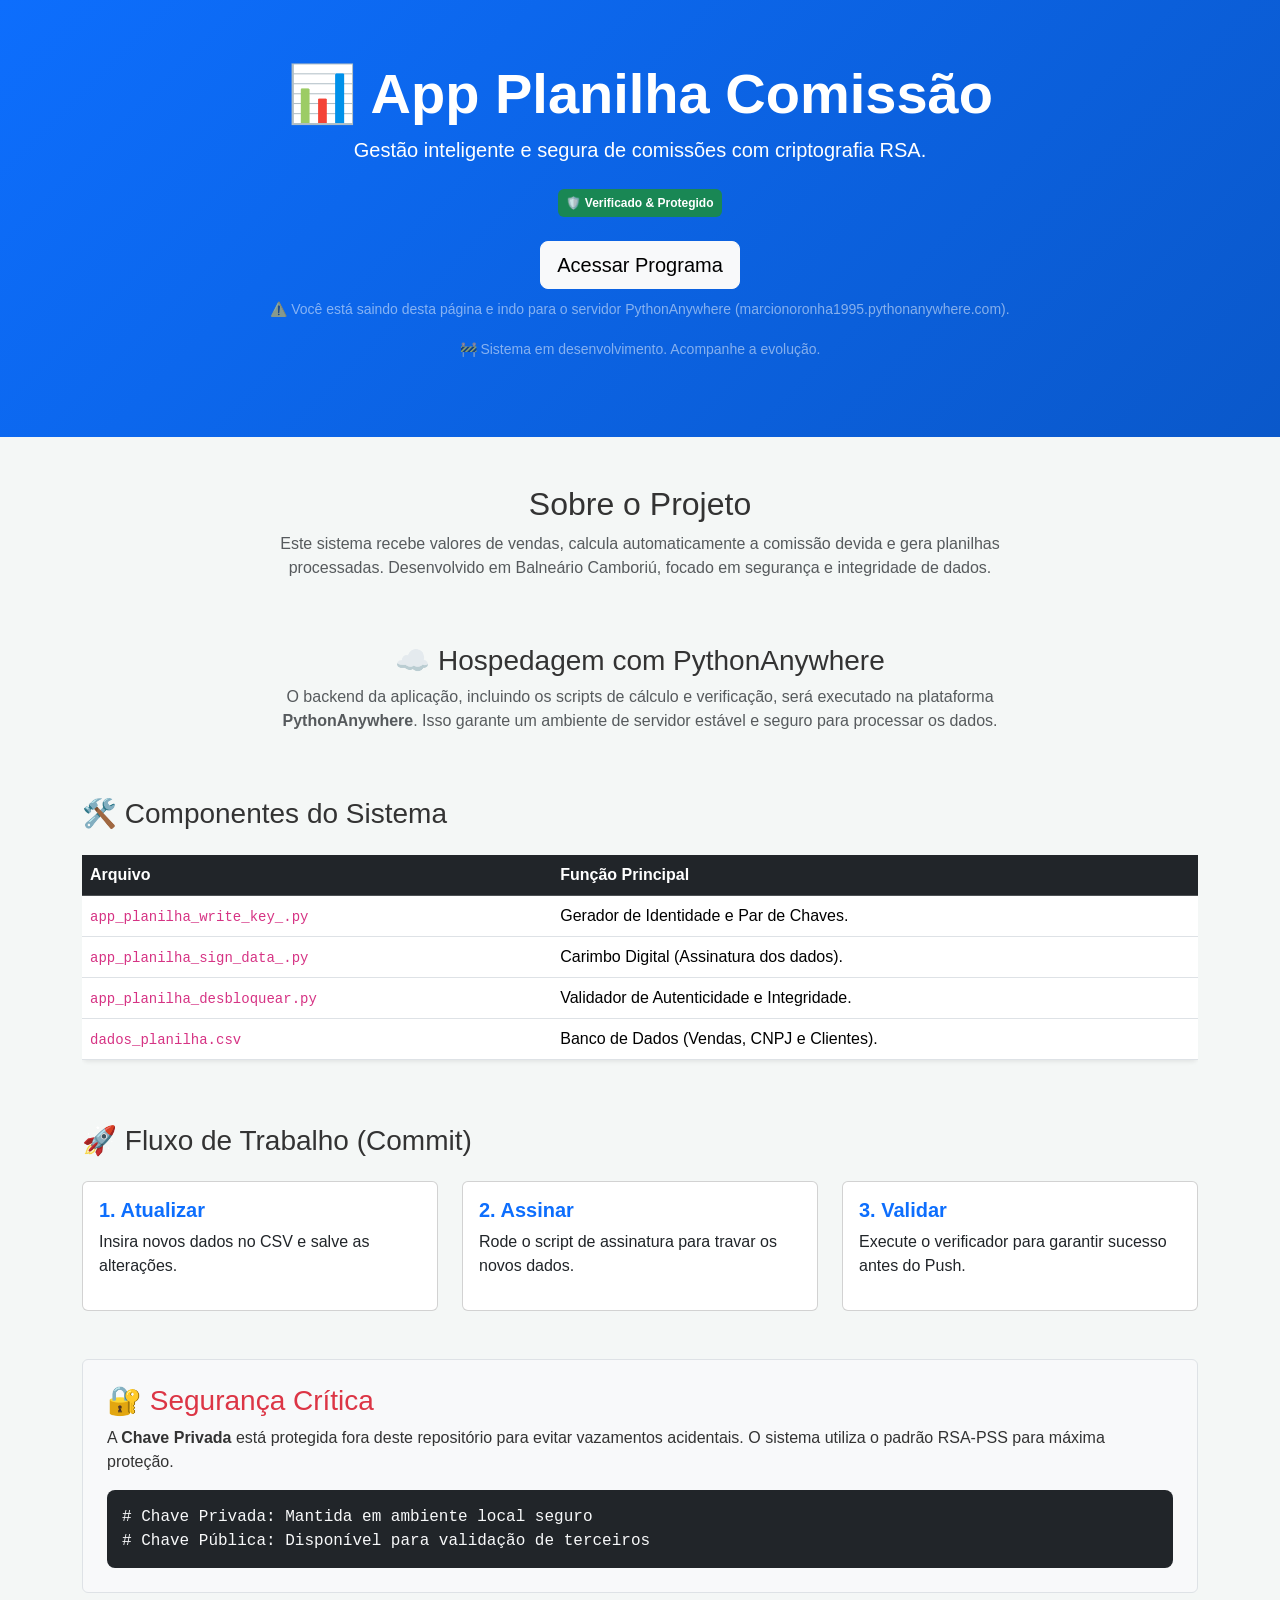
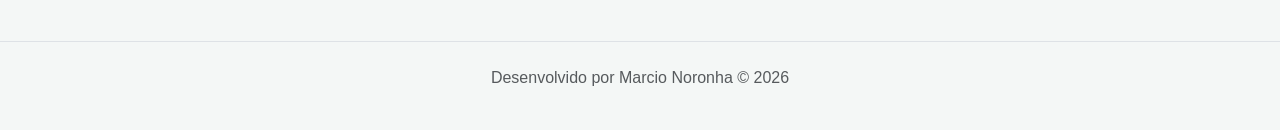
<file: index.html>
<!DOCTYPE html>
<html lang="pt-br">
<head>
    <meta charset="UTF-8">
    <meta name="viewport" content="width=device-width, initial-scale=1.0">
    <title>App Planilha Comissão - Gestão Segura</title>
    <link href="https://cdn.jsdelivr.net/npm/bootstrap@5.3.0/dist/css/bootstrap.min.css" rel="stylesheet">
    <link rel="stylesheet" href="static/css/style.css">
</head>
<body>

    <header class="hero-landing text-center">
        <div class="container">
            <h1 class="display-4 fw-bold">📊 App Planilha Comissão</h1>
            <p class="lead">Gestão inteligente e segura de comissões com criptografia RSA.</p>
            <span class="badge badge-security p-2 mt-2">🛡️ Verificado & Protegido</span>
            <div class="mt-4">
                <a href="https://marcionoronha1995.pythonanywhere.com/appcomissao/" class="btn btn-light btn-lg" target="_blank" rel="noopener">Acessar Programa</a>
                <p class="mt-2 text-white-50"><small>⚠️ Você está saindo desta página e indo para o servidor PythonAnywhere (marcionoronha1995.pythonanywhere.com).</small></p>
                <p class="mt-2 text-white-50"><small>🚧 Sistema em desenvolvimento. Acompanhe a evolução.</small></p>
            </div>
        </div>
    </header>

    <main class="container my-5">
        
        <section class="row mb-5">
            <div class="col-md-8 offset-md-2 text-center">
                <h2>Sobre o Projeto</h2>
                <p class="text-muted">
                    Este sistema recebe valores de vendas, calcula automaticamente a comissão devida e gera planilhas processadas.
                    Desenvolvido em Balneário Camboriú, focado em segurança e integridade de dados.
                </p>
            </div>
        </section>

        <section class="row mb-5">
            <div class="col-md-8 offset-md-2 text-center">
                <h3>☁️ Hospedagem com PythonAnywhere</h3>
                <p class="text-muted">O backend da aplicação, incluindo os scripts de cálculo e verificação, será executado na plataforma <strong>PythonAnywhere</strong>. Isso garante um ambiente de servidor estável e seguro para processar os dados.</p>
            </div>
        </section>

        <section class="mb-5">
            <h3 class="mb-4">🛠️ Componentes do Sistema</h3>
            <div class="table-responsive">
                <table class="table table-hover bg-white rounded shadow-sm">
                    <thead class="table-dark">
                        <tr>
                            <th>Arquivo</th>
                            <th>Função Principal</th>
                        </tr>
                    </thead>
                    <tbody>
                        <tr><td><code>app_planilha_write_key_.py</code></td><td>Gerador de Identidade e Par de Chaves.</td></tr>
                        <tr><td><code>app_planilha_sign_data_.py</code></td><td>Carimbo Digital (Assinatura dos dados).</td></tr>
                        <tr><td><code>app_planilha_desbloquear.py</code></td><td>Validador de Autenticidade e Integridade.</td></tr>
                        <tr><td><code>dados_planilha.csv</code></td><td>Banco de Dados (Vendas, CNPJ e Clientes).</td></tr>
                    </tbody>
                </table>
            </div>
        </section>

        <section class="mb-5">
            <h3 class="mb-4">🚀 Fluxo de Trabalho (Commit)</h3>
            <div class="row g-4">
                <div class="col-md-4">
                    <div class="card h-100 p-3">
                        <h5 class="fw-bold text-primary">1. Atualizar</h5>
                        <p>Insira novos dados no CSV e salve as alterações.</p>
                    </div>
                </div>
                <div class="col-md-4">
                    <div class="card h-100 p-3">
                        <h5 class="fw-bold text-primary">2. Assinar</h5>
                        <p>Rode o script de assinatura para travar os novos dados.</p>
                    </div>
                </div>
                <div class="col-md-4">
                    <div class="card h-100 p-3">
                        <h5 class="fw-bold text-primary">3. Validar</h5>
                        <p>Execute o verificador para garantir sucesso antes do Push.</p>
                    </div>
                </div>
            </div>
        </section>

        <section class="bg-light p-4 rounded border">
            <h3 class="text-danger">🔐 Segurança Crítica</h3>
            <p>A <strong>Chave Privada</strong> está protegida fora deste repositório para evitar vazamentos acidentais. O sistema utiliza o padrão RSA-PSS para máxima proteção.</p>
            <div class="code-block mt-3">
                # Chave Privada: Mantida em ambiente local seguro<br>
                # Chave Pública: Disponível para validação de terceiros
            </div>
        </section>

    </main>

    <footer class="text-center py-4 text-muted border-top">
        <p>Desenvolvido por Marcio Noronha &copy; 2026</p>
    </footer>

</body>
</html>
</file>
<file: static/css/style.css>
/* 1. Variáveis Globais (Facilita mudar as cores depois) */
:root {
    --azul-bc: #0a58ca;      /* Um azul oceano inspirado em Balneário Camboriú */
    --verde-sucesso: #198754;
    --cinza-fundo: #f4f7f6;
    --sombra-suave: 0 4px 15px rgba(0, 0, 0, 0.1);
}

/* 2. Ajustes de Layout Geral */
body {
    background-color: var(--cinza-fundo);
    font-family: 'Segoe UI', Tahoma, Geneva, Verdana, sans-serif;
    color: #333;
}

/* 3. Estilização do Hero (Cabeçalho) */
.hero-section {
    padding: 80px 0;
    background: linear-gradient(145deg, var(--azul-bc), #003366);
    color: white;
    border-bottom: 5px solid #ffc107; /* Detalhe em dourado/amarelo */
}

/* 4. Estilo dos Cards de Calculadora */
.calc-card {
    background: white;
    border-radius: 12px;
    padding: 30px;
    box-shadow: var(--sombra-suave);
    border: 1px solid #e0e0e0;
    margin-top: -50px; /* Faz o card "subir" sobre o hero */
}

/* 5. Customização de Botões (além do Bootstrap) */
.btn-processar {
    background-color: var(--verde-sucesso);
    color: white;
    font-weight: bold;
    text-transform: uppercase;
    letter-spacing: 1px;
    transition: all 0.3s ease;
    border: none;
}

.btn-processar:hover {
    background-color: #146c43;
    transform: scale(1.02); /* Aumenta levemente ao passar o mouse */
    box-shadow: 0 6px 20px rgba(25, 135, 84, 0.3);
}

/* 6. Tabela de Resultados */
.table-custom {
    border-collapse: separate;
    border-spacing: 0 10px; /* Dá um espaço entre as linhas da tabela */
}

.table-custom thead th {
    background-color: var(--azul-bc);
    color: white;
    border: none;
    padding: 15px;
}

.table-custom tbody tr {
    background: white;
    box-shadow: 0 2px 5px rgba(0,0,0,0.05);
}

/* 7. Alerta de Construção (Animação) */
@keyframes pulsar {
    0% { opacity: 1; }
    50% { opacity: 0.7; }
    100% { opacity: 1; }
}

.alert-construcao {
    animation: pulsar 2s infinite;
    border-left: 5px solid #ffc107;
}

/* Estilo Personalizado do Rodapé */
.footer-custom {
    background-color: #ffffff;
    border-top: 1px solid #dee2e6;
    color: #495057;
}

.footer-custom h5 {
    color: var(--azul-bc); /* Usando a variável que criamos antes */
}

/* O "pingo" de localização (verde para indicar 'ativo/online') */
.location-dot {
    height: 10px;
    width: 10px;
    background-color: #28a745;
    border-radius: 50%;
    display: inline-block;
    box-shadow: 0 0 8px rgba(40, 167, 69, 0.5);
    animation: pulse-green 2s infinite;
}

@keyframes pulse-green {
    0% { transform: scale(0.95); box-shadow: 0 0 0 0 rgba(40, 167, 69, 0.7); }
    70% { transform: scale(1); box-shadow: 0 0 0 10px rgba(40, 167, 69, 0); }
    100% { transform: scale(0.95); box-shadow: 0 0 0 0 rgba(40, 167, 69, 0); }
}

/* 8. Layout Sidebar Profissional */
.wrapper {
    display: flex;
    width: 100%;
    align-items: stretch;
}

#sidebar {
    min-width: 250px;
    max-width: 250px;
    background: var(--azul-bc);
    color: #fff;
    transition: all 0.3s;
    min-height: 100vh;
}

#sidebar.active {
    min-width: 80px;
    max-width: 80px;
}

#sidebar .sidebar-header {
    padding: 20px;
    background: rgba(0, 0, 0, 0.1);
}

#sidebar ul.components {
    padding: 20px 0;
    border-top: 1px solid rgba(255, 255, 255, 0.1);
}

#sidebar ul li a {
    padding: 15px 10px;
    font-size: 1.1em;
    display: flex;
    align-items: center;
    color: rgba(255, 255, 255, 0.9);
    text-decoration: none;
    transition: 0.3s;
    white-space: nowrap;
    overflow: hidden;
}

#sidebar ul li a:hover {
    background: rgba(255, 255, 255, 0.2);
    color: #fff;
}

#sidebar ul li a i {
    min-width: 60px;
    text-align: center;
    font-size: 1.2em;
}

#sidebar.active ul li a span,
#sidebar.active .sidebar-header h3 {
    display: none;
}

/* --- Styles extracted from HTML templates --- */

.texto-versao {
    font-size: 0.75rem;
    color: #6c757d;
}

.card-upload,
.card-contato,
.alert-contato {
    max-width: 600px;
}

.flag-ball {
    width: 80px;
    height: 80px;
    object-fit: cover;
    border: 3px solid #fff;
    transition: all 0.3s ease;
}

.flag-ball:hover {
    transform: scale(1.1);
    box-shadow: 0 8px 15px rgba(0,0,0,0.2) !important;
    border-color: #0d6efd;
}

.lang-link {
    display: inline-block;
    text-decoration: none;
}

.taxa-card {
    cursor: pointer;
    transition: all 0.2s;
    border: 2px solid transparent;
    width: 100px;
}

.taxa-card:hover {
    border-color: #0d6efd;
    background-color: #f8f9ff;
}

.taxa-card.active {
    border-color: #198754;
    background-color: #e8f5e9;
}

/* Landing page specific styles (index.html root) */
.hero-landing {
    background: linear-gradient(135deg, #0d6efd 0%, #0a58ca 100%);
    color: white;
    padding: 60px 0;
}

.code-block {
    background: #212529;
    color: #f8f9fa;
    padding: 15px;
    border-radius: 8px;
    font-family: monospace;
}

.badge-security {
    background-color: #198754;
}

#content {
    width: 100%;
    min-height: 100vh;
    transition: all 0.3s;
}

/* Overlay de Carregamento (Processando) */
.loading-overlay {
    display: none; /* Escondido por padrão */
    position: fixed;
    top: 0;
    left: 0;
    width: 100%;
    height: 100%;
    background-color: rgba(255, 255, 255, 0.85);
    z-index: 10000; /* Fica acima de tudo no site */
    justify-content: center;
    align-items: center;
    -webkit-backdrop-filter: blur(4px); /* Suporte para Safari (iOS/macOS) e navegadores antigos */
    backdrop-filter: blur(4px); /* Efeito de desfoque elegante */
}
</file>
